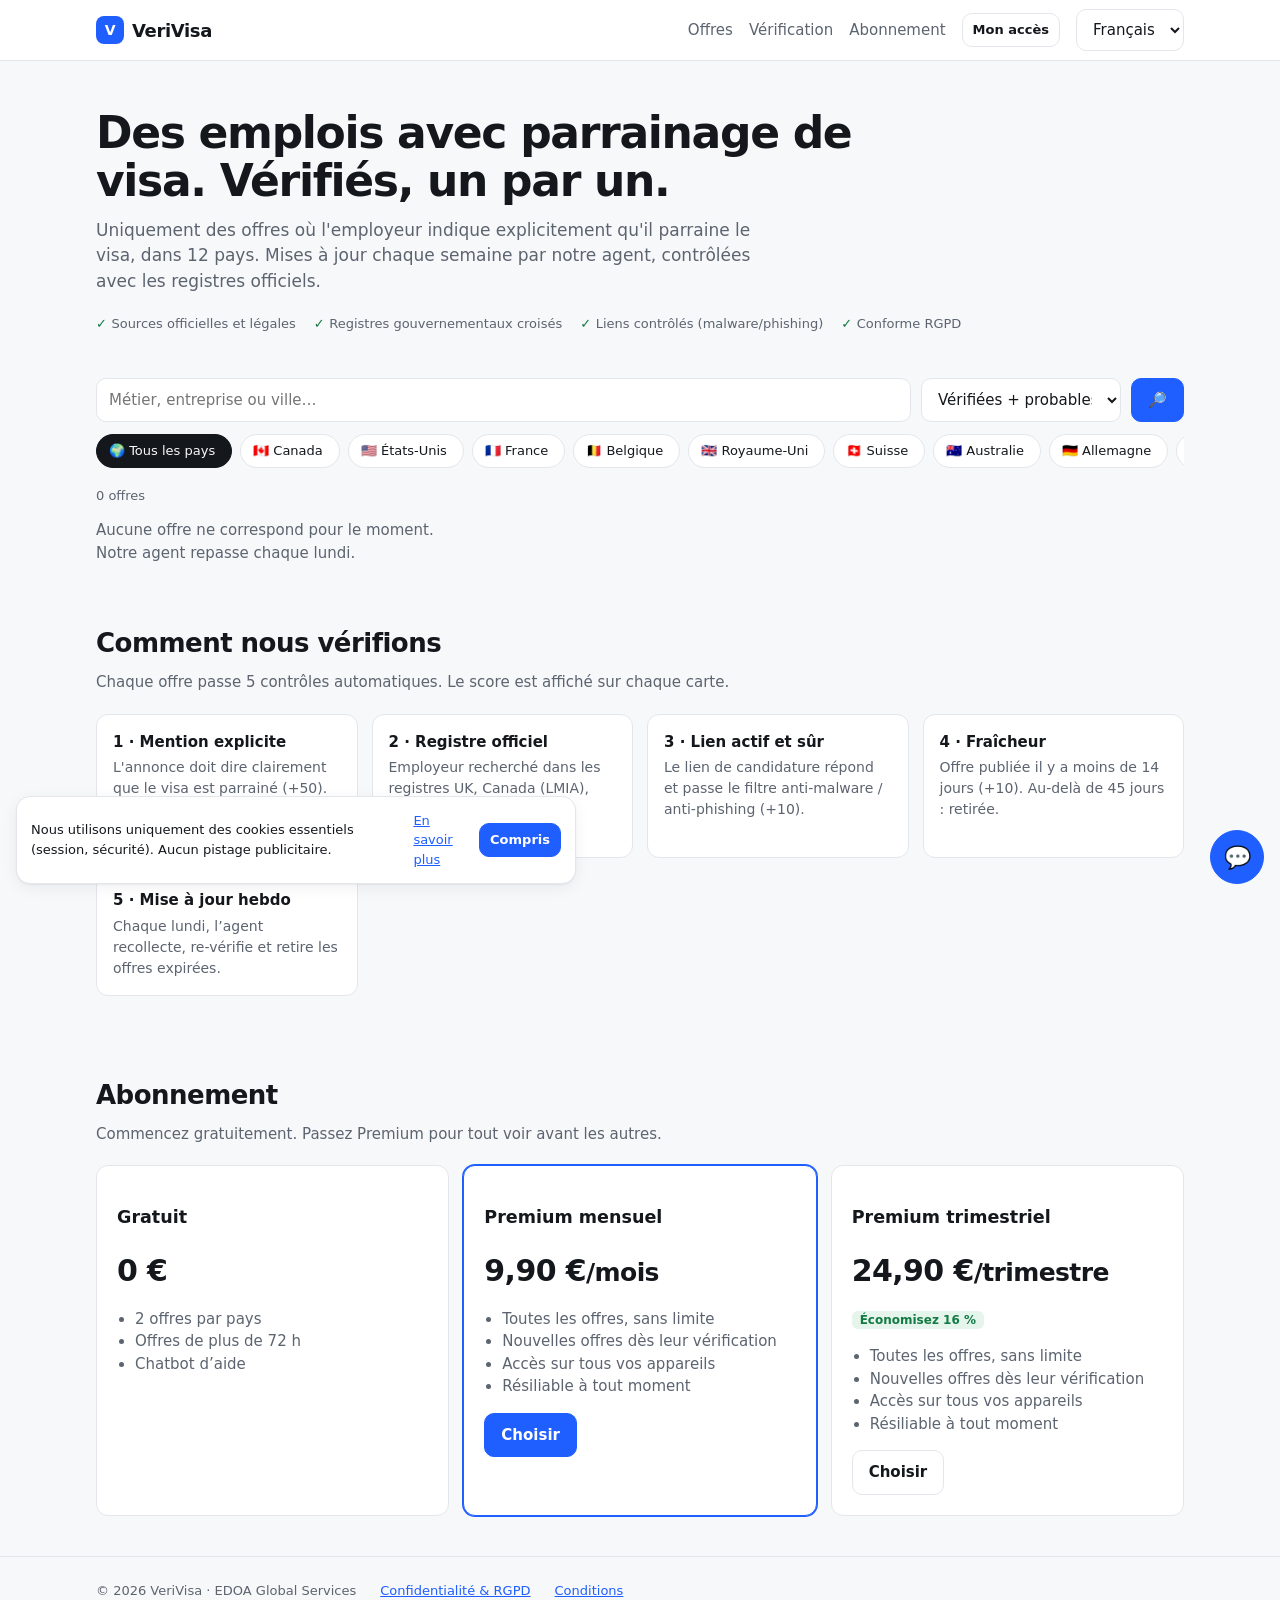
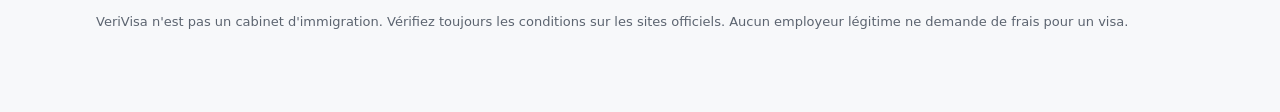
<file: index.html>
<!doctype html>
<html lang="fr">
<head>
<meta charset="utf-8">
<meta name="viewport" content="width=device-width, initial-scale=1">
<title>VeriVisa — Emplois vérifiés avec parrainage de visa</title>
<meta name="description" content="Offres d'emploi vérifiées avec parrainage de visa (visa sponsorship) au Canada, USA, France, Belgique, Royaume-Uni, Suisse, Australie, Allemagne, Luxembourg, Danemark, Norvège et Nouvelle-Zélande.">
<meta http-equiv="Content-Security-Policy" content="default-src 'self'; script-src 'self' https://challenges.cloudflare.com; style-src 'self' 'unsafe-inline'; img-src 'self' data:; connect-src 'self' https://vumebxsjbfmakcobtinm.supabase.co; frame-src https://challenges.cloudflare.com; base-uri 'none'; object-src 'none'; form-action 'self'">
<meta name="referrer" content="strict-origin-when-cross-origin">
<link rel="stylesheet" href="styles.css">
<script src="config.js" defer></script>
<script src="i18n.js" defer></script>
<script src="app.js" defer></script>
</head>
<body>
<header class="top"><div class="wrap">
  <a class="logo" href="./"><b>V</b>VeriVisa</a>
  <nav class="links">
    <a href="#jobs" class="hide-m" data-i="nav_jobs">Offres</a>
    <a href="#how" class="hide-m" data-i="nav_how">Vérification</a>
    <a href="#pricing" class="hide-m" data-i="nav_pricing">Abonnement</a>
    <button class="btn small" id="accessBtn" data-i="nav_login">Mon accès</button>
    <select id="lang" aria-label="Langue"></select>
  </nav>
</div></header>

<main class="wrap">
  <div id="banner"></div>
  <section class="hero">
    <h1 data-i="hero_title">Des emplois avec parrainage de visa. Vérifiés, un par un.</h1>
    <p data-i="hero_sub"></p>
    <div class="trust"><span data-i="trust_1"></span><span data-i="trust_2"></span><span data-i="trust_3"></span><span data-i="trust_4"></span></div>
  </section>

  <div id="jobs">
    <div class="filters">
      <input id="q" type="search" maxlength="80" data-ph="search_ph" aria-label="Recherche">
      <select id="level"><option value="0" data-i="all_levels"></option><option value="1" data-i="only_verified"></option></select>
      <button class="btn primary" id="go">🔎</button>
    </div>
    <div class="chips" id="chips" role="toolbar"></div>
    <div class="meta-line" id="meta"></div>
    <div class="grid" id="list"></div>
    <div id="lockedBox"></div>
  </div>

  <section id="how">
    <h2 data-i="how_title"></h2><p class="lead" data-i="how_lead"></p>
    <div class="steps">
      <div class="step"><b>1 · <span data-i="s1"></span></b><p data-i="s1d"></p></div>
      <div class="step"><b>2 · <span data-i="s2"></span></b><p data-i="s2d"></p></div>
      <div class="step"><b>3 · <span data-i="s3"></span></b><p data-i="s3d"></p></div>
      <div class="step"><b>4 · <span data-i="s4"></span></b><p data-i="s4d"></p></div>
      <div class="step"><b>5 · <span data-i="s5"></span></b><p data-i="s5d"></p></div>
    </div>
  </section>

  <section id="pricing">
    <h2 data-i="pricing_title"></h2><p class="lead" data-i="pricing_lead"></p>
    <div class="plans">
      <div class="plan"><h3 data-i="p_free"></h3><div class="price">0 €</div>
        <ul><li data-i="p_free_1"></li><li data-i="p_free_2"></li><li data-i="p_free_3"></li></ul></div>
      <div class="plan hl"><h3 data-i="p_month"></h3><div class="price" id="priceM">9,90 €<small data-i="per_month"></small></div>
        <ul><li data-i="p_1"></li><li data-i="p_2"></li><li data-i="p_3"></li><li data-i="p_4"></li></ul>
        <button class="btn primary" data-plan="monthly" data-i="choose"></button></div>
      <div class="plan"><h3 data-i="p_quarter"></h3><div class="price" id="priceQ">24,90 €<small data-i="per_quarter"></small></div>
        <p><span class="badge ok" data-i="save"></span></p>
        <ul><li data-i="p_1"></li><li data-i="p_2"></li><li data-i="p_3"></li><li data-i="p_4"></li></ul>
        <button class="btn" data-plan="quarterly" data-i="choose"></button></div>
    </div>
  </section>
</main>

<footer><div class="wrap">
  <span>© <span id="yr"></span> VeriVisa · EDOA Global Services</span>
  <a href="privacy.html" data-i="f_privacy"></a><a href="terms.html" data-i="f_terms"></a>
  <span data-i="f_disclaimer" style="flex-basis:100%"></span>
</div></footer>

<!-- Paiement (Polar) -->
<dialog id="buyDlg"><form id="buyForm">
  <h3 data-i="pay"></h3>
  <input type="email" id="buyEmail" name="email" required maxlength="190" data-ph="email" autocomplete="email">
  <label class="ck"><input type="checkbox" name="terms" required><span data-i="terms_ck"></span></label>
  <button class="btn primary" data-i="pay"></button><button class="btn" type="button" data-close data-i="cancel"></button>
  <p id="buyMsg" class="lead"></p>
</form></dialog>

<!-- Code d'accès affiché après paiement -->
<dialog id="codeDlg"><form method="dialog">
  <h3 data-i="code_title"></h3><p class="lead" data-i="code_sub"></p>
  <p class="code" id="codeVal"></p>
  <button class="btn" type="button" id="copyCode" data-i="copy"></button><button class="btn primary">OK</button>
</form></dialog>

<!-- Accès abonné (email + code) -->
<dialog id="loginDlg"><form id="loginForm">
  <h3 data-i="login_title"></h3><p class="lead" data-i="login_sub2"></p>
  <input type="email" name="email" required maxlength="190" data-ph="email" autocomplete="email">
  <input name="code" required maxlength="20" data-ph="code_label" autocomplete="one-time-code" style="text-transform:uppercase">
  <input class="hp" name="website" tabindex="-1" autocomplete="off" aria-hidden="true">
  <div class="ts"></div>
  <button class="btn primary" data-i="restore"></button><button class="btn" type="button" data-close data-i="cancel"></button>
  <p id="loginMsg" class="lead"></p>
</form></dialog>

<!-- Compte Premium -->
<dialog id="accountDlg"><form method="dialog">
  <h3>★ Premium</h3><p class="lead" id="premiumInfo"></p>
  <button class="btn" type="button" id="logoutBtn" data-i="nav_logout"></button><button class="btn primary">OK</button>
</form></dialog>

<!-- Signalement -->
<dialog id="reportDlg"><form id="reportForm">
  <h3 data-i="report_q"></h3>
  <textarea name="reason" rows="3" maxlength="300" required></textarea>
  <button class="btn primary" data-i="report"></button><button class="btn" type="button" data-close data-i="cancel"></button>
  <p id="reportMsg" class="lead"></p>
</form></dialog>

<!-- Chatbot -->
<button class="btn primary chat-fab" id="chatFab" aria-label="Chat">💬</button>
<div class="chat" id="chat" role="dialog" aria-label="Assistant">
  <header><span data-i="chat_title"></span><button class="btn small" id="chatClose">✕</button></header>
  <div class="msgs" id="msgs"></div>
  <form id="chatForm"><input name="m" maxlength="800" data-ph="chat_ph" autocomplete="off"><input class="hp" name="website" tabindex="-1" autocomplete="off"><button class="btn primary" data-i="send"></button></form>
</div>

<div class="cookie" id="cookie" hidden><span data-i="cookie_txt"></span> <a href="privacy.html" data-i="more"></a><button class="btn small primary" id="cookieOk" data-i="cookie_ok"></button></div>
</body>
</html>
</file>
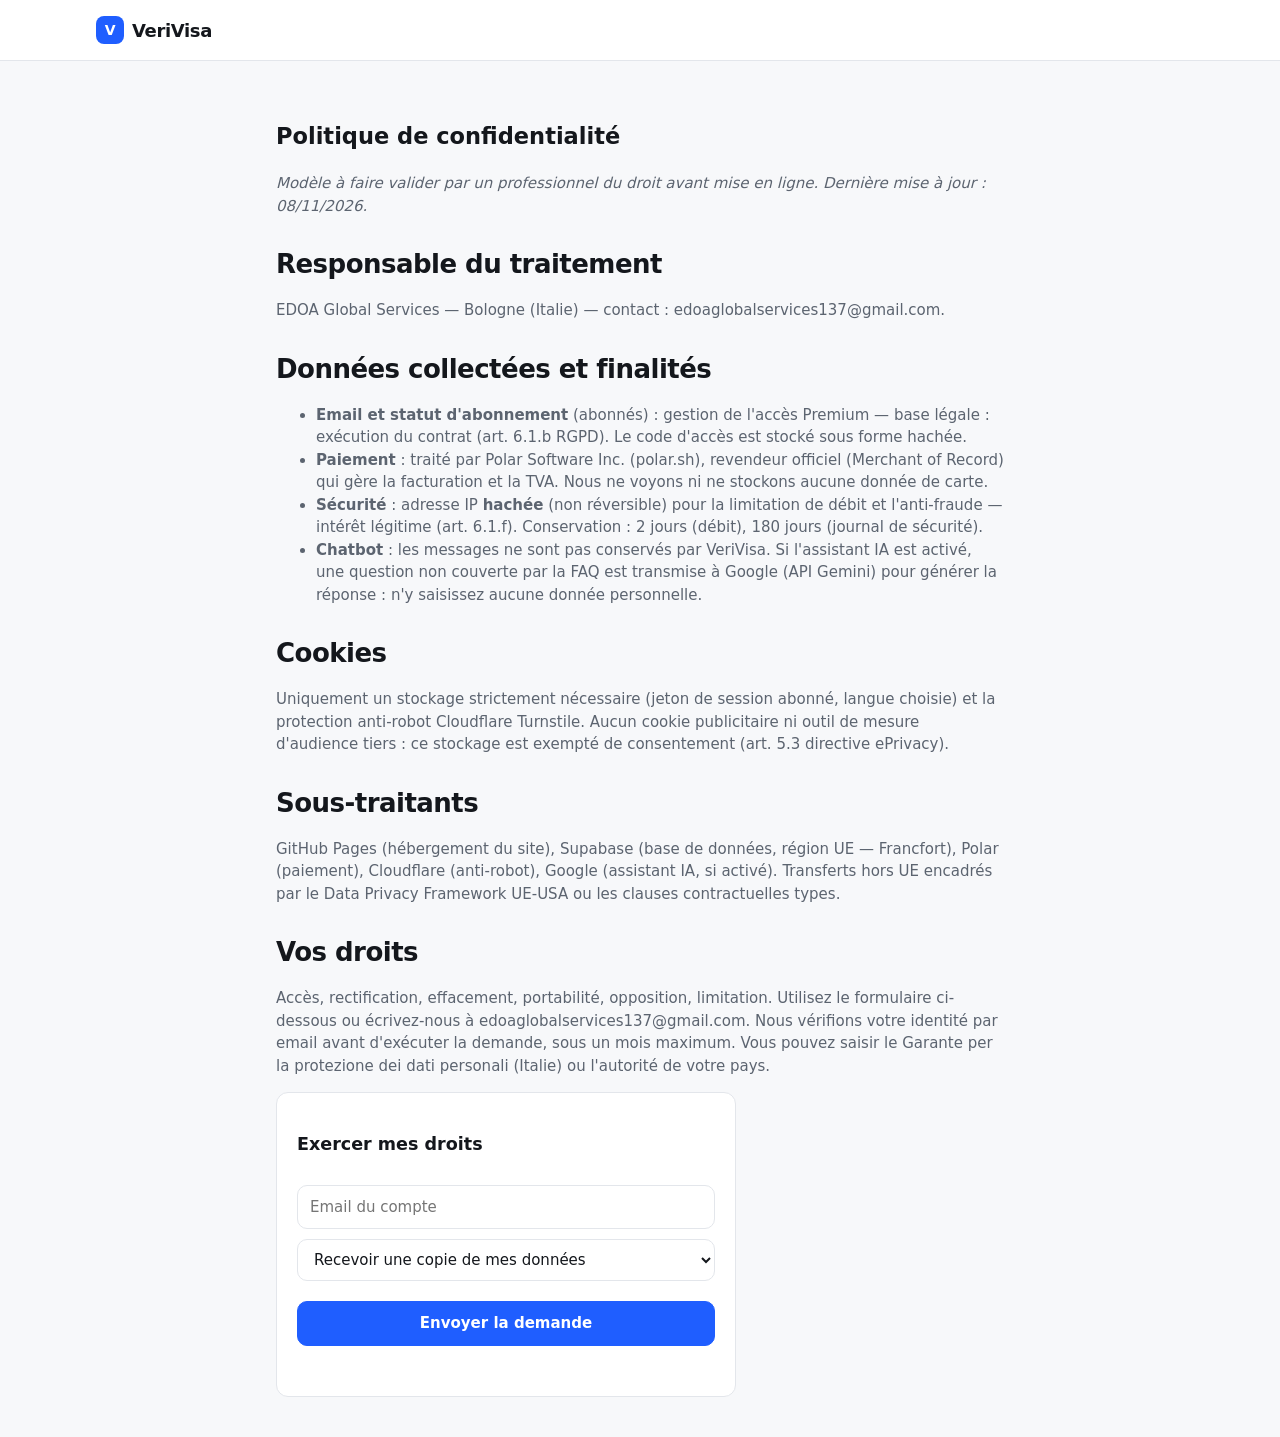
<file: privacy.html>
<!doctype html>
<html lang="fr"><head><meta charset="utf-8"><meta name="viewport" content="width=device-width, initial-scale=1">
<title>Confidentialité & RGPD — VeriVisa</title><meta http-equiv="Content-Security-Policy" content="default-src 'self'; script-src 'self' https://challenges.cloudflare.com; style-src 'self' 'unsafe-inline'; connect-src 'self' https://vumebxsjbfmakcobtinm.supabase.co; frame-src https://challenges.cloudflare.com; base-uri 'none'; object-src 'none'"><link rel="stylesheet" href="styles.css"><script src="config.js" defer></script><script src="privacy.js" defer></script></head>
<body>
<header class="top"><div class="wrap"><a class="logo" href="./"><b>V</b>VeriVisa</a></div></header>
<main class="wrap prose">
<section>
<h1>Politique de confidentialité</h1>
<p><em>Modèle à faire valider par un professionnel du droit avant mise en ligne. Dernière mise à jour : 08/11/2026.</em></p>
<h2>Responsable du traitement</h2>
<p>EDOA Global Services — Bologne (Italie) — contact : edoaglobalservices137@gmail.com.</p>
<h2>Données collectées et finalités</h2>
<ul>
<li><b>Email et statut d'abonnement</b> (abonnés) : gestion de l'accès Premium — base légale : exécution du contrat (art. 6.1.b RGPD). Le code d'accès est stocké sous forme hachée.</li>
<li><b>Paiement</b> : traité par Polar Software Inc. (polar.sh), revendeur officiel (Merchant of Record) qui gère la facturation et la TVA. Nous ne voyons ni ne stockons aucune donnée de carte.</li>
<li><b>Sécurité</b> : adresse IP <b>hachée</b> (non réversible) pour la limitation de débit et l'anti-fraude — intérêt légitime (art. 6.1.f). Conservation : 2 jours (débit), 180 jours (journal de sécurité).</li>
<li><b>Chatbot</b> : les messages ne sont pas conservés par VeriVisa. Si l'assistant IA est activé, une question non couverte par la FAQ est transmise à Google (API Gemini) pour générer la réponse : n'y saisissez aucune donnée personnelle.</li>
</ul>
<h2>Cookies</h2>
<p>Uniquement un stockage strictement nécessaire (jeton de session abonné, langue choisie) et la protection anti-robot Cloudflare Turnstile. Aucun cookie publicitaire ni outil de mesure d'audience tiers : ce stockage est exempté de consentement (art. 5.3 directive ePrivacy).</p>
<h2>Sous-traitants</h2>
<p>GitHub Pages (hébergement du site), Supabase (base de données, région UE — Francfort), Polar (paiement), Cloudflare (anti-robot), Google (assistant IA, si activé). Transferts hors UE encadrés par le Data Privacy Framework UE-USA ou les clauses contractuelles types.</p>
<h2>Vos droits</h2>
<p>Accès, rectification, effacement, portabilité, opposition, limitation. Utilisez le formulaire ci-dessous ou écrivez-nous à edoaglobalservices137@gmail.com. Nous vérifions votre identité par email avant d'exécuter la demande, sous un mois maximum. Vous pouvez saisir le Garante per la protezione dei dati personali (Italie) ou l'autorité de votre pays.</p>

<form id="gdprForm" class="plan" style="display:grid;gap:10px;max-width:460px">
  <h3>Exercer mes droits</h3>
  <input type="email" name="email" placeholder="Email du compte" required maxlength="190">
  <select name="kind"><option value="export">Recevoir une copie de mes données</option><option value="delete">Supprimer mes données et mon abonnement</option></select>
  <input class="hp" name="website" tabindex="-1" autocomplete="off">
  <div class="ts"></div>
  <button class="btn primary">Envoyer la demande</button>
  <p id="gdprMsg" class="lead"></p>
</form>
</section>
</main>
</body></html>
</file>
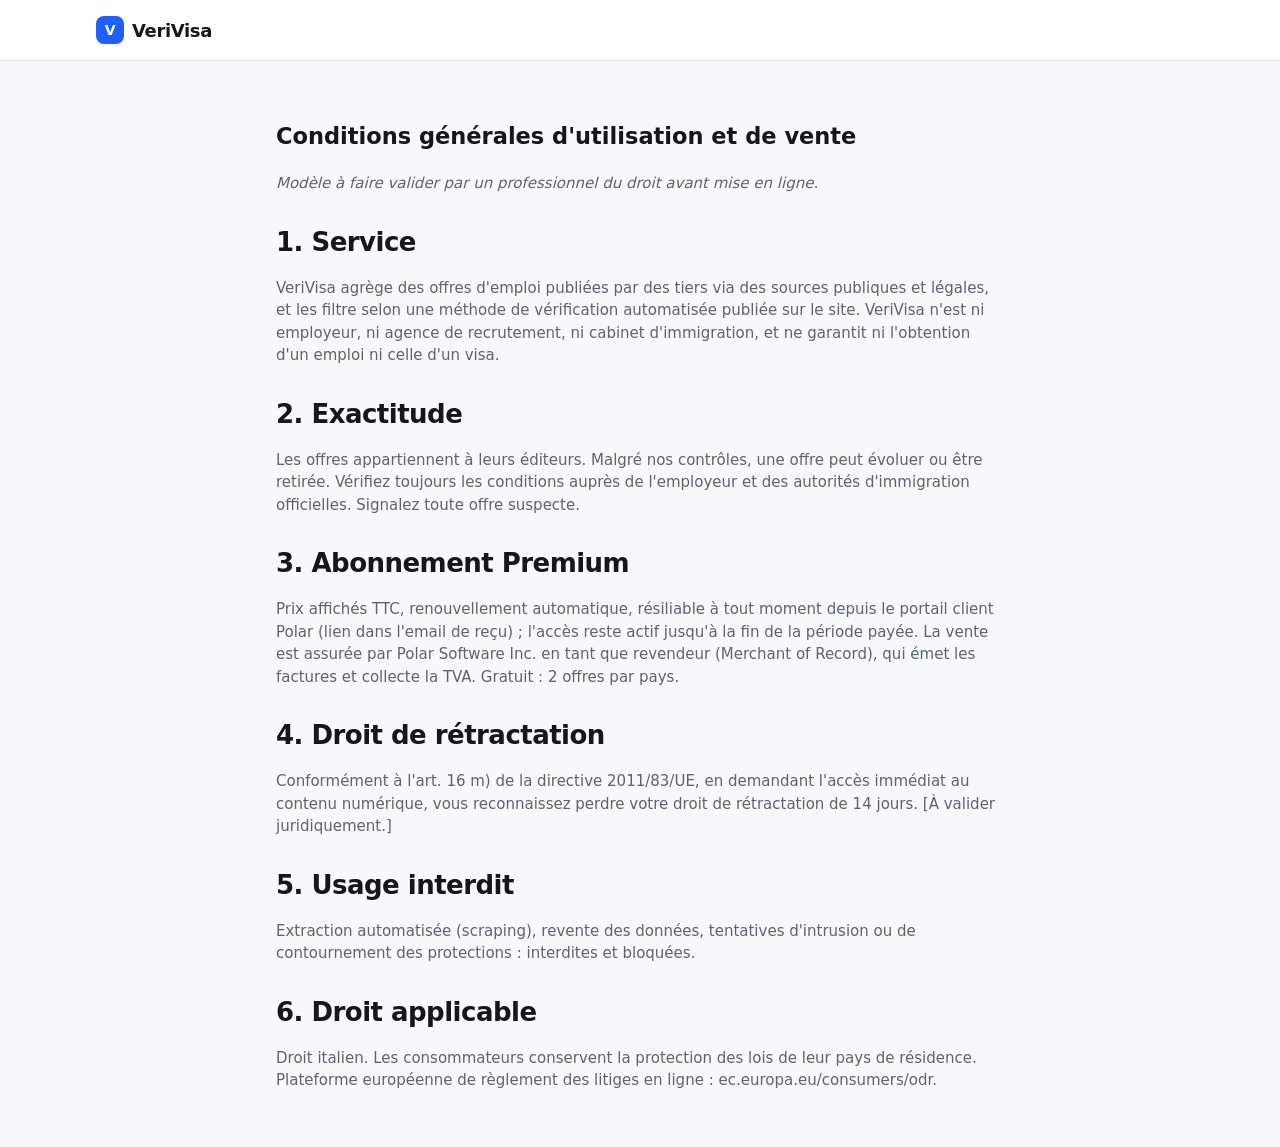
<file: terms.html>
<!doctype html>
<html lang="fr"><head><meta charset="utf-8"><meta name="viewport" content="width=device-width, initial-scale=1">
<title>Conditions d'utilisation — VeriVisa</title><link rel="stylesheet" href="styles.css"></head>
<body>
<header class="top"><div class="wrap"><a class="logo" href="./"><b>V</b>VeriVisa</a></div></header>
<main class="wrap prose"><section>
<h1>Conditions générales d'utilisation et de vente</h1>
<p><em>Modèle à faire valider par un professionnel du droit avant mise en ligne.</em></p>
<h2>1. Service</h2><p>VeriVisa agrège des offres d'emploi publiées par des tiers via des sources publiques et légales, et les filtre selon une méthode de vérification automatisée publiée sur le site. VeriVisa n'est ni employeur, ni agence de recrutement, ni cabinet d'immigration, et ne garantit ni l'obtention d'un emploi ni celle d'un visa.</p>
<h2>2. Exactitude</h2><p>Les offres appartiennent à leurs éditeurs. Malgré nos contrôles, une offre peut évoluer ou être retirée. Vérifiez toujours les conditions auprès de l'employeur et des autorités d'immigration officielles. Signalez toute offre suspecte.</p>
<h2>3. Abonnement Premium</h2><p>Prix affichés TTC, renouvellement automatique, résiliable à tout moment depuis le portail client Polar (lien dans l'email de reçu) ; l'accès reste actif jusqu'à la fin de la période payée. La vente est assurée par Polar Software Inc. en tant que revendeur (Merchant of Record), qui émet les factures et collecte la TVA. Gratuit : 2 offres par pays.</p>
<h2>4. Droit de rétractation</h2><p>Conformément à l'art. 16 m) de la directive 2011/83/UE, en demandant l'accès immédiat au contenu numérique, vous reconnaissez perdre votre droit de rétractation de 14 jours. [À valider juridiquement.]</p>
<h2>5. Usage interdit</h2><p>Extraction automatisée (scraping), revente des données, tentatives d'intrusion ou de contournement des protections : interdites et bloquées.</p>
<h2>6. Droit applicable</h2><p>Droit italien. Les consommateurs conservent la protection des lois de leur pays de résidence. Plateforme européenne de règlement des litiges en ligne : ec.europa.eu/consumers/odr.</p>
</section></main></body></html>
</file>
<file: styles.css>
:root{
  --bg:#f7f8fa;--surface:#ffffff;--surface-2:#f0f2f5;--text:#14171c;--muted:#5c6470;--line:#e3e6eb;
  --brand:#1f5eff;--brand-ink:#ffffff;--ok:#127a43;--ok-bg:#e5f5ec;--warn:#8a5a00;--warn-bg:#fff3d6;--danger:#b42318;
  --radius:12px;--shadow:0 1px 2px rgba(16,24,40,.06),0 4px 16px rgba(16,24,40,.06);
  font-family:"Inter",system-ui,-apple-system,Segoe UI,Roboto,sans-serif;color-scheme:light;
}
@media (prefers-color-scheme:dark){:root:not([data-theme=light]){
  --bg:#0e1116;--surface:#161a21;--surface-2:#1d222b;--text:#e8ebf0;--muted:#9aa3ae;--line:#2a303b;
  --brand:#6f9bff;--brand-ink:#0b0f16;--ok:#4cc38a;--ok-bg:#12291d;--warn:#f2c14e;--warn-bg:#2b2310;--danger:#ff7a6e;color-scheme:dark}}
:root[data-theme=dark]{--bg:#0e1116;--surface:#161a21;--surface-2:#1d222b;--text:#e8ebf0;--muted:#9aa3ae;--line:#2a303b;
  --brand:#6f9bff;--brand-ink:#0b0f16;--ok:#4cc38a;--ok-bg:#12291d;--warn:#f2c14e;--warn-bg:#2b2310;--danger:#ff7a6e;color-scheme:dark}
*{box-sizing:border-box}html,body{margin:0}body{background:var(--bg);color:var(--text);line-height:1.5;font-size:15px}
a{color:var(--brand)}img{max-width:100%}
.wrap{max-width:1120px;margin:0 auto;padding:0 16px}
header.top{position:sticky;top:0;z-index:20;background:color-mix(in srgb,var(--surface) 92%,transparent);backdrop-filter:blur(8px);border-bottom:1px solid var(--line)}
header.top .wrap{display:flex;align-items:center;gap:16px;height:60px}
.logo{font-weight:800;font-size:18px;letter-spacing:-.02em;text-decoration:none;color:var(--text);display:flex;align-items:center;gap:8px}
.logo b{display:inline-grid;place-items:center;width:28px;height:28px;border-radius:8px;background:var(--brand);color:var(--brand-ink);font-size:14px}
nav.links{display:flex;gap:16px;margin-left:auto;align-items:center}
nav.links a{color:var(--muted);text-decoration:none;font-weight:500}nav.links a:hover{color:var(--text)}
select,input,textarea,button{font:inherit;color:inherit}
select,input,textarea{background:var(--surface);border:1px solid var(--line);border-radius:10px;padding:10px 12px;min-width:0}
input:focus,select:focus,textarea:focus{outline:2px solid color-mix(in srgb,var(--brand) 40%,transparent);border-color:var(--brand)}
.btn{display:inline-flex;align-items:center;justify-content:center;gap:6px;border:1px solid var(--line);background:var(--surface);border-radius:10px;padding:10px 16px;font-weight:600;cursor:pointer;text-decoration:none;color:var(--text)}
.btn.primary{background:var(--brand);border-color:var(--brand);color:var(--brand-ink)}
.btn.small{padding:6px 10px;font-size:13px}.btn:disabled{opacity:.5;cursor:not-allowed}
.hero{padding:48px 0 24px}.hero h1{font-size:clamp(28px,4.4vw,44px);line-height:1.1;letter-spacing:-.03em;margin:0 0 12px;max-width:760px}
.hero p{color:var(--muted);font-size:17px;max-width:680px;margin:0 0 20px}
.trust{display:flex;flex-wrap:wrap;gap:8px 18px;color:var(--muted);font-size:13px}.trust span::before{content:"✓ ";color:var(--ok);font-weight:700}
.filters{display:grid;grid-template-columns:1fr 200px auto;gap:10px;margin:20px 0 12px}
.chips{display:flex;gap:8px;overflow-x:auto;padding-bottom:6px;margin-bottom:12px;scrollbar-width:thin}
.chip{flex:0 0 auto;border:1px solid var(--line);background:var(--surface);border-radius:999px;padding:6px 12px;cursor:pointer;font-size:13px;white-space:nowrap}
.chip[aria-pressed=true]{background:var(--text);color:var(--bg);border-color:var(--text)}
.chip small{color:inherit;opacity:.65;margin-left:4px}
.meta-line{color:var(--muted);font-size:13px;margin:4px 0 14px}
.grid{display:grid;grid-template-columns:repeat(auto-fill,minmax(320px,1fr));gap:14px}
.card{background:var(--surface);border:1px solid var(--line);border-radius:var(--radius);padding:16px;box-shadow:var(--shadow);display:flex;flex-direction:column;gap:8px}
.card h3{margin:0;font-size:16px;line-height:1.3}.card .co{color:var(--muted);font-size:14px}
.badges{display:flex;flex-wrap:wrap;gap:6px}
.badge{font-size:12px;font-weight:600;border-radius:6px;padding:2px 8px;background:var(--surface-2);color:var(--muted)}
.badge.ok{background:var(--ok-bg);color:var(--ok)}.badge.warn{background:var(--warn-bg);color:var(--warn)}
.evidence{font-size:13px;color:var(--muted);border-left:3px solid var(--ok);padding-left:10px;margin:2px 0}
.card .row{display:flex;gap:8px;margin-top:auto;align-items:center}
.locked{border:1px dashed var(--line);border-radius:var(--radius);padding:20px;text-align:center;color:var(--muted);margin-top:14px}
section{padding:40px 0}h2{font-size:26px;letter-spacing:-.02em;margin:0 0 8px}
.lead{color:var(--muted);margin:0 0 20px}
.plans{display:grid;grid-template-columns:repeat(auto-fit,minmax(240px,1fr));gap:14px}
.plan{background:var(--surface);border:1px solid var(--line);border-radius:var(--radius);padding:20px}
.plan.hl{border-color:var(--brand);box-shadow:0 0 0 1px var(--brand)}
.plan .price{font-size:30px;font-weight:800;letter-spacing:-.02em}.plan ul{padding-left:18px;color:var(--muted)}
.steps{display:grid;grid-template-columns:repeat(auto-fit,minmax(220px,1fr));gap:14px}
.step{background:var(--surface);border:1px solid var(--line);border-radius:var(--radius);padding:16px}
.step b{display:block;margin-bottom:4px}.step p{margin:0;color:var(--muted);font-size:14px}
footer{border-top:1px solid var(--line);padding:24px 0 80px;color:var(--muted);font-size:13px}
footer .wrap{display:flex;flex-wrap:wrap;gap:12px 24px}
.hp{position:absolute;left:-10000px;width:1px;height:1px;overflow:hidden}
dialog{border:1px solid var(--line);border-radius:16px;background:var(--surface);color:var(--text);max-width:440px;width:calc(100% - 32px);padding:22px}
dialog::backdrop{background:rgba(0,0,0,.45)}
dialog form{display:grid;gap:10px}label.ck{display:flex;gap:8px;align-items:flex-start;font-size:13px;color:var(--muted)}
.cookie{position:fixed;left:16px;right:16px;bottom:16px;max-width:560px;background:var(--surface);border:1px solid var(--line);border-radius:14px;padding:14px;box-shadow:var(--shadow);z-index:40;font-size:13px;display:flex;gap:12px;align-items:center}
.chat-fab{position:fixed;right:16px;bottom:16px;z-index:30;border-radius:999px;width:54px;height:54px;padding:0;font-size:22px}
.chat{position:fixed;right:16px;bottom:80px;z-index:30;width:min(360px,calc(100% - 32px));height:440px;background:var(--surface);border:1px solid var(--line);border-radius:16px;box-shadow:var(--shadow);display:none;flex-direction:column;overflow:hidden}
.chat.open{display:flex}.chat header{padding:12px 14px;border-bottom:1px solid var(--line);font-weight:700;display:flex;justify-content:space-between}
.chat .msgs{flex:1;overflow-y:auto;padding:12px;display:flex;flex-direction:column;gap:8px}
.msg{max-width:85%;padding:8px 12px;border-radius:12px;font-size:14px;background:var(--surface-2)}.msg.me{align-self:flex-end;background:var(--brand);color:var(--brand-ink)}
.chat form{display:flex;gap:8px;padding:10px;border-top:1px solid var(--line)}.chat form input{flex:1}
.notice{background:var(--warn-bg);color:var(--warn);padding:10px 12px;border-radius:10px;font-size:13px;margin:12px 0}
.prose{max-width:760px}.prose h2{margin-top:28px}.prose p,.prose li{color:var(--muted)}
@media (max-width:720px){.filters{grid-template-columns:1fr 1fr}.filters input{grid-column:1/-1}nav.links .hide-m{display:none}.grid{grid-template-columns:1fr}}
.btn{white-space:nowrap}
@media (max-width:720px){nav.links{gap:8px}#lang{padding:6px 4px;max-width:92px}.logo{font-size:16px}.chat-fab{bottom:16px}}
.code{font:700 22px/1.2 ui-monospace,Menlo,Consolas,monospace;letter-spacing:.08em;background:var(--surface-2);border:1px dashed var(--line);border-radius:10px;padding:14px;text-align:center;user-select:all}
.msg small.ai{display:block;font-size:11px;opacity:.6;margin-top:4px}
</file>
